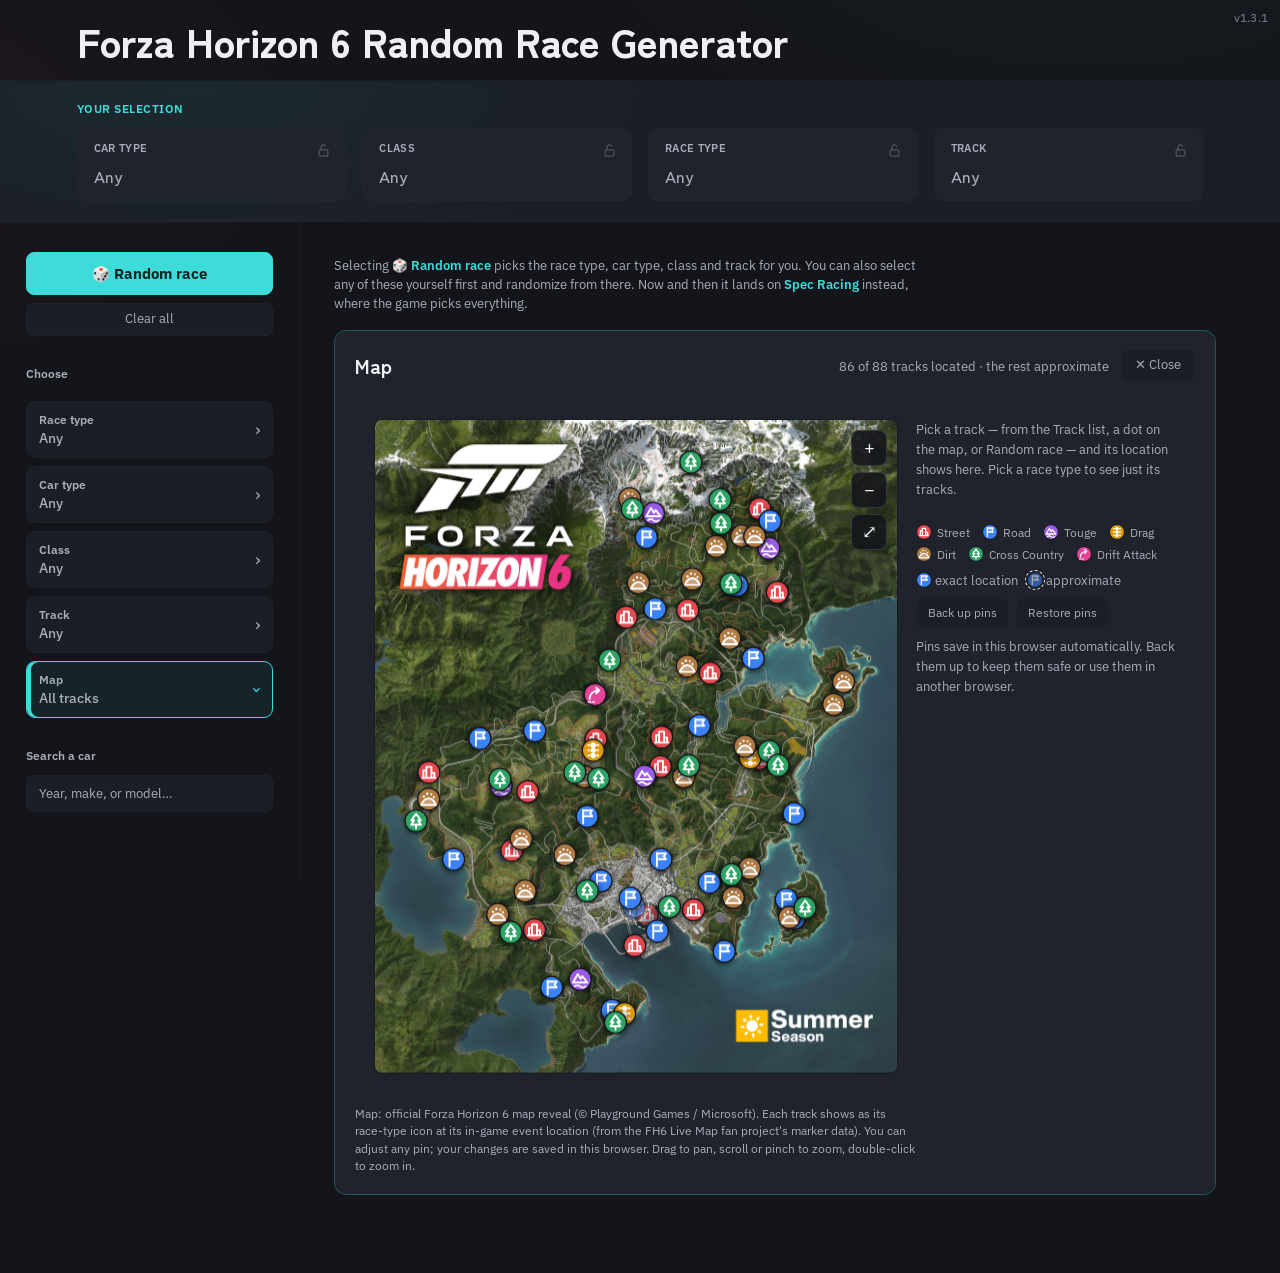
<file: index.html>
<!DOCTYPE html>
<html lang="en">
<head>
<meta charset="UTF-8">
<meta name="viewport" content="width=device-width, initial-scale=1.0">
<title>FH6 Random Race Gen</title>
<meta http-equiv="refresh" content="0; url=fh6-random-race-gen.html">
<link rel="canonical" href="fh6-random-race-gen.html">
<script>location.replace("fh6-random-race-gen.html" + location.search + location.hash);</script>
<style>
  body{margin:0; min-height:100vh; display:flex; align-items:center; justify-content:center;
       background:#14151b; color:#eef0f4; font-family:system-ui, sans-serif;}
  a{color:#3ddbd9;}
</style>
</head>
<body>
<p>Opening the <a href="fh6-random-race-gen.html">Forza Horizon 6 Random Race Generator</a>…</p>
</body>
</html>
</file>
